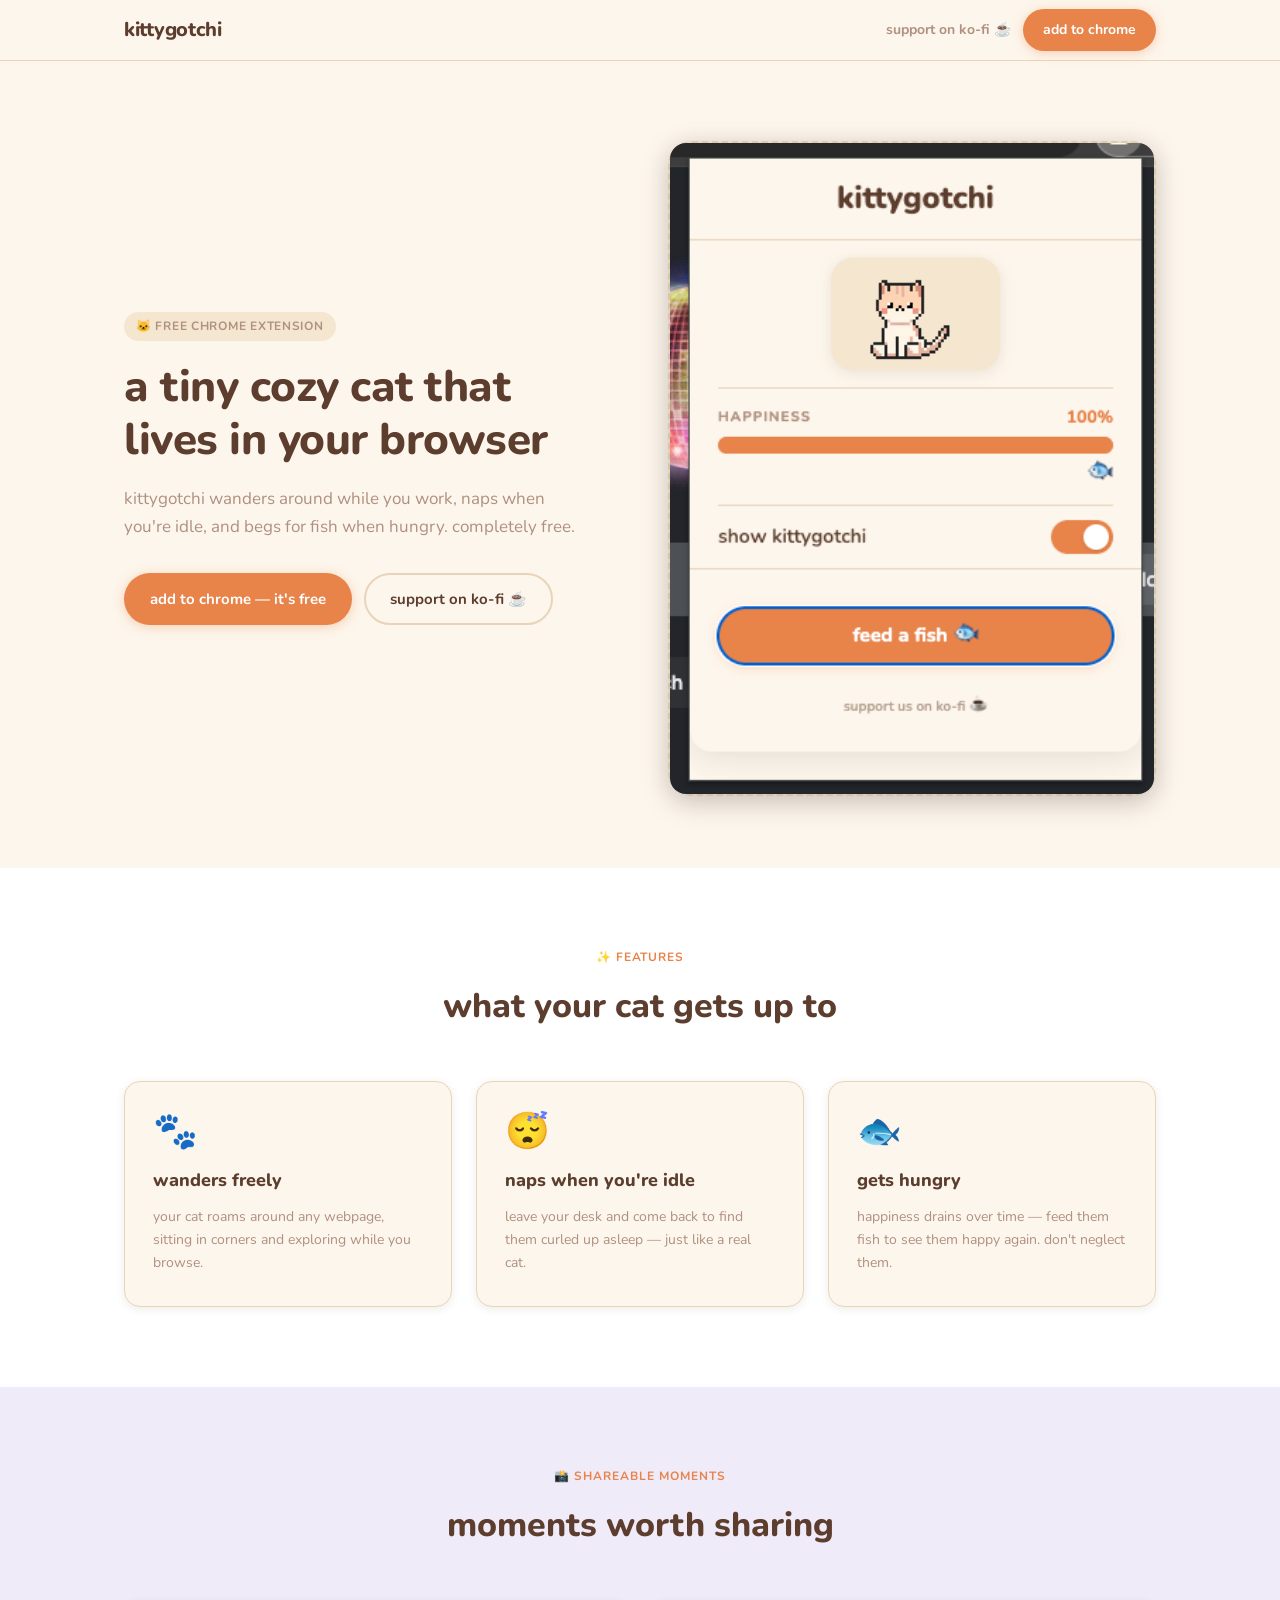
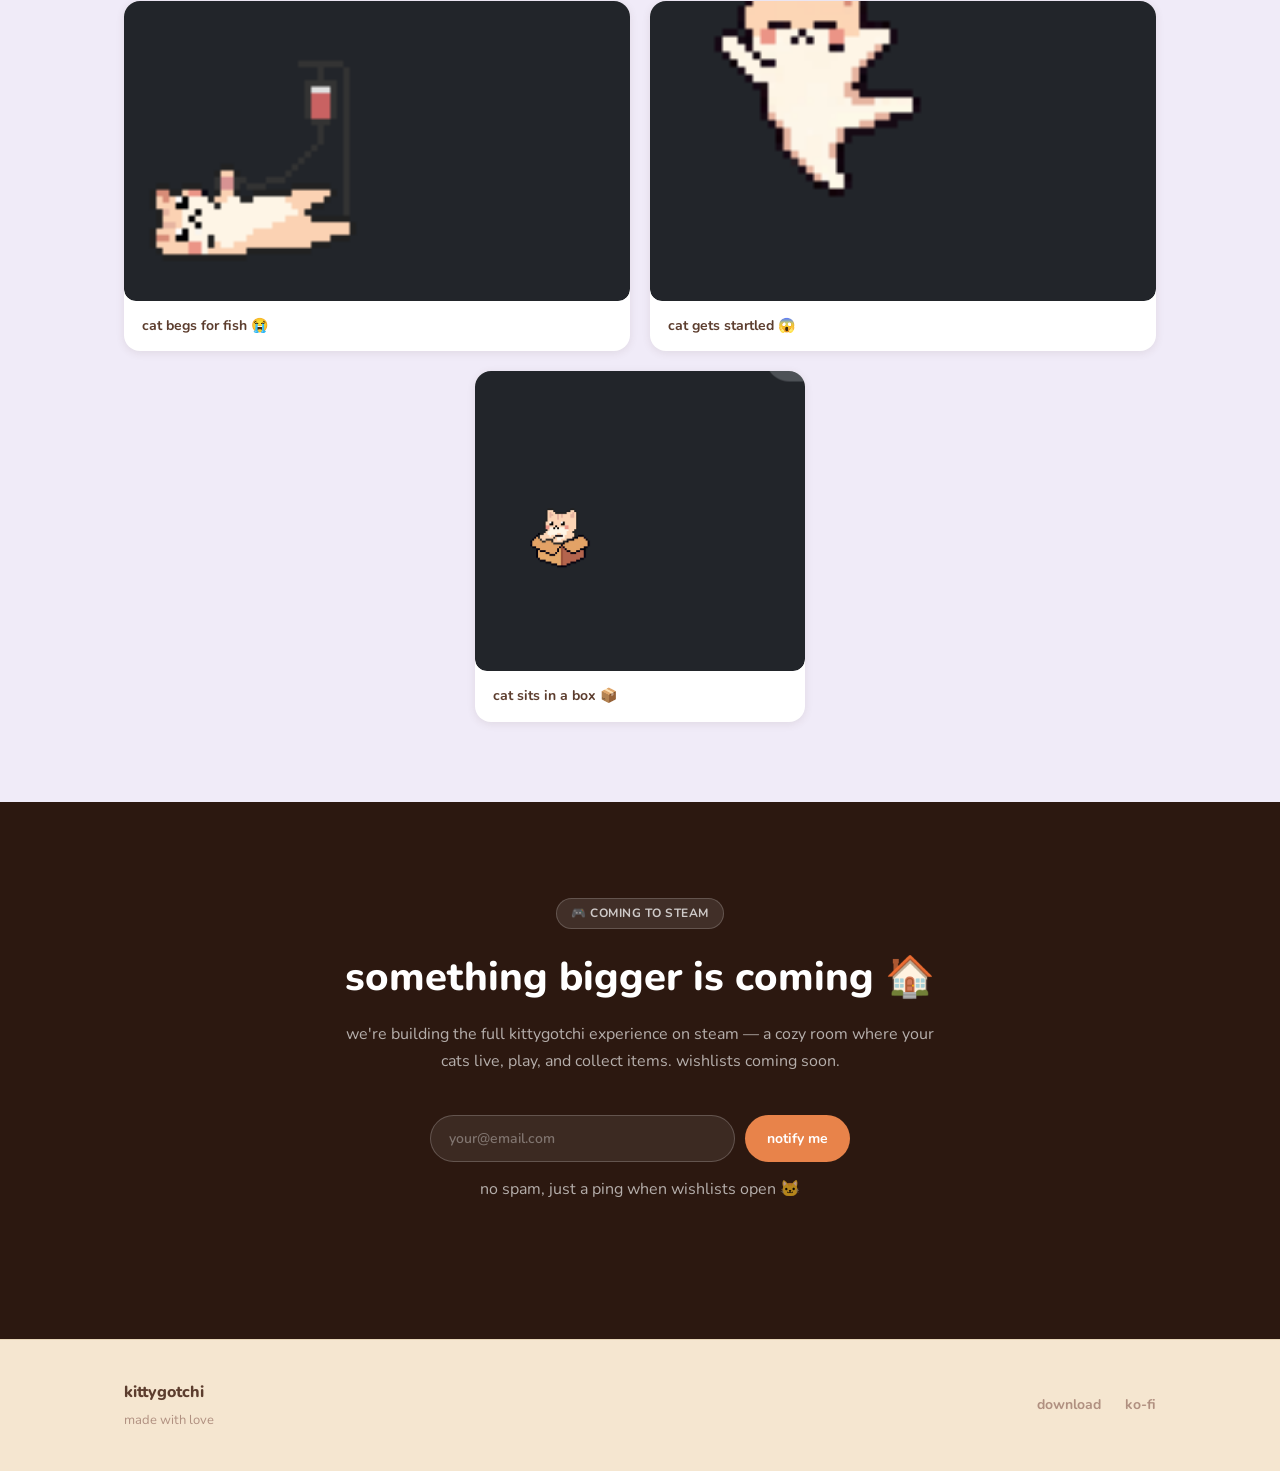
<file: index.html>
<!DOCTYPE html>
<html lang="en">
<head>
  <meta charset="UTF-8" />
  <meta name="viewport" content="width=device-width, initial-scale=1.0" />
  <title>kittygotchi — a tiny cozy cat that lives in your browser</title>
  <meta name="description" content="kittygotchi wanders around while you work, naps when you're idle, and begs for fish when hungry. free chrome extension." />
  <meta property="og:title" content="kittygotchi 🐱" />
  <meta property="og:description" content="a tiny cozy cat that lives in your browser" />
  <meta property="og:type" content="website" />
  <link rel="preconnect" href="https://fonts.googleapis.com" />
  <link rel="preconnect" href="https://fonts.gstatic.com" crossorigin />
  <link href="https://fonts.googleapis.com/css2?family=Nunito:wght@400;600;700;800&display=swap" rel="stylesheet" />
  <style>
/* ── Reset & base ─────────────────────────────────────────────────────────── */
*, *::before, *::after { box-sizing: border-box; margin: 0; padding: 0; }

:root {
  --brown:      #5C3D2E;
  --orange:     #E8834A;
  --orange-dk:  #C4622D;
  --cream:      #FDF6EC;
  --beige:      #F5E6D0;
  --border:     #E8D5B8;
  --muted:      #B09080;
  --dark:       #2C1810;
  --lavender:   #F0EBF8;
  --white:      #FFFFFF;
  --shadow-sm:  0 2px 8px rgba(92,61,46,0.10);
  --shadow-md:  0 4px 20px rgba(92,61,46,0.13);
  --radius-sm:  10px;
  --radius-md:  16px;
  --radius-lg:  24px;
  --radius-full:9999px;
}

html { scroll-behavior: smooth; }

body {
  font-family: 'Nunito', sans-serif;
  color: var(--brown);
  background: var(--cream);
  line-height: 1.6;
  -webkit-font-smoothing: antialiased;
}

img { max-width: 100%; display: block; }
a { text-decoration: none; color: inherit; }

/* ── Utilities ────────────────────────────────────────────────────────────── */
.container {
  max-width: 1080px;
  margin: 0 auto;
  padding: 0 24px;
}

.btn {
  display: inline-flex;
  align-items: center;
  gap: 6px;
  padding: 12px 24px;
  border-radius: var(--radius-full);
  font-family: 'Nunito', sans-serif;
  font-weight: 700;
  font-size: 15px;
  cursor: pointer;
  border: 2px solid transparent;
  transition: background 0.15s, transform 0.1s, box-shadow 0.15s;
  white-space: nowrap;
}
.btn:active { transform: scale(0.97); }

.btn-primary {
  background: var(--orange);
  color: #fff;
  box-shadow: 0 2px 12px rgba(232,131,74,0.35);
}
.btn-primary:hover { background: var(--orange-dk); box-shadow: 0 4px 18px rgba(232,131,74,0.4); }

.btn-outline {
  background: transparent;
  color: var(--brown);
  border-color: var(--border);
}
.btn-outline:hover { border-color: var(--orange); color: var(--orange); }

.btn-outline-white {
  background: transparent;
  color: #fff;
  border-color: rgba(255,255,255,0.4);
}
.btn-outline-white:hover { border-color: #fff; background: rgba(255,255,255,0.07); }

/* ── Nav ──────────────────────────────────────────────────────────────────── */
.nav {
  position: sticky;
  top: 0;
  z-index: 100;
  background: rgba(253,246,236,0.92);
  backdrop-filter: blur(12px);
  -webkit-backdrop-filter: blur(12px);
  border-bottom: 1px solid var(--border);
}

.nav-inner {
  display: flex;
  align-items: center;
  justify-content: space-between;
  height: 60px;
}

.nav-logo {
  font-size: 20px;
  font-weight: 800;
  color: var(--brown);
  letter-spacing: -0.3px;
}

.nav-links {
  display: flex;
  align-items: center;
  gap: 12px;
}

.nav-kofi {
  font-weight: 700;
  font-size: 14px;
  color: var(--muted);
  transition: color 0.15s;
}
.nav-kofi:hover { color: var(--orange); }

.nav-download {
  padding: 8px 18px;
  font-size: 14px;
}

/* ── Hero ─────────────────────────────────────────────────────────────────── */
.hero {
  background: var(--cream);
  padding: 80px 0 72px;
}

.hero-inner {
  display: grid;
  grid-template-columns: 1fr 1fr;
  gap: 56px;
  align-items: center;
}

.hero-tag {
  display: inline-flex;
  align-items: center;
  gap: 6px;
  background: var(--beige);
  color: var(--muted);
  font-size: 12px;
  font-weight: 700;
  letter-spacing: 0.06em;
  text-transform: uppercase;
  padding: 5px 12px;
  border-radius: var(--radius-full);
  margin-bottom: 20px;
}

.hero h1 {
  font-size: clamp(28px, 4vw, 44px);
  font-weight: 800;
  line-height: 1.2;
  color: var(--brown);
  margin-bottom: 18px;
  letter-spacing: -0.5px;
}

.hero-sub {
  font-size: 17px;
  color: var(--muted);
  margin-bottom: 32px;
  max-width: 460px;
  line-height: 1.65;
}

.hero-cta {
  display: flex;
  align-items: center;
  gap: 12px;
  flex-wrap: wrap;
}

.hero-media {
  background: var(--beige);
  border-radius: var(--radius-lg);
  box-shadow: var(--shadow-md);
  aspect-ratio: 4/3;
  display: flex;
  flex-direction: column;
  align-items: center;
  justify-content: center;
  gap: 10px;
  border: 2px dashed var(--border);
  color: var(--muted);
  font-size: 14px;
  font-weight: 700;
}

.hero-media-icon {
  font-size: 48px;
}

/* ── Features ─────────────────────────────────────────────────────────────── */
.features {
  padding: 80px 0;
  background: var(--white);
}

.section-label {
  text-align: center;
  font-size: 12px;
  font-weight: 700;
  letter-spacing: 0.08em;
  text-transform: uppercase;
  color: var(--orange);
  margin-bottom: 12px;
}

.section-title {
  text-align: center;
  font-size: clamp(22px, 3vw, 34px);
  font-weight: 800;
  color: var(--brown);
  margin-bottom: 48px;
}

.features-grid {
  display: grid;
  grid-template-columns: repeat(3, 1fr);
  gap: 24px;
}

.feature-card {
  background: var(--cream);
  border-radius: var(--radius-md);
  padding: 32px 28px;
  box-shadow: var(--shadow-sm);
  border: 1px solid var(--border);
  transition: transform 0.2s, box-shadow 0.2s;
}
.feature-card:hover {
  transform: translateY(-3px);
  box-shadow: var(--shadow-md);
}

.feature-icon {
  font-size: 36px;
  margin-bottom: 16px;
  line-height: 1;
}

.feature-card h3 {
  font-size: 18px;
  font-weight: 800;
  color: var(--brown);
  margin-bottom: 10px;
}

.feature-card p {
  font-size: 14px;
  color: var(--muted);
  line-height: 1.65;
}

/* ── Viral moments ────────────────────────────────────────────────────────── */
.moments {
  padding: 80px 0;
  background: var(--lavender);
}

.moments-grid {
  display: grid;
  grid-template-columns: 1fr 1fr;
  gap: 20px;
}

.moment-card {
  background: var(--white);
  border-radius: var(--radius-md);
  overflow: hidden;
  box-shadow: var(--shadow-sm);
  transition: transform 0.2s, box-shadow 0.2s;
}
.moment-card:hover {
  transform: translateY(-3px);
  box-shadow: var(--shadow-md);
}

.moment-placeholder {
  background: var(--beige);
  aspect-ratio: 16/9;
  display: flex;
  align-items: center;
  justify-content: center;
  font-size: 36px;
  border-bottom: 1px solid var(--border);
}

.moments-grid .moment-card:last-child {
  grid-column: 1 / -1;
  max-width: 50%;
  margin: 0 auto;
}

.moment-caption {
  padding: 14px 18px;
  font-size: 14px;
  font-weight: 700;
  color: var(--brown);
}

/* ── Steam teaser ─────────────────────────────────────────────────────────── */
.steam {
  padding: 96px 0;
  background: var(--dark);
  color: #fff;
}

.steam-inner {
  max-width: 600px;
  margin: 0 auto;
  text-align: center;
}

.steam-badge {
  display: inline-flex;
  align-items: center;
  gap: 7px;
  background: rgba(255,255,255,0.10);
  border: 1px solid rgba(255,255,255,0.18);
  border-radius: var(--radius-full);
  padding: 5px 14px;
  font-size: 12px;
  font-weight: 700;
  color: rgba(255,255,255,0.75);
  letter-spacing: 0.05em;
  text-transform: uppercase;
  margin-bottom: 24px;
}

.steam h2 {
  font-size: clamp(24px, 3.5vw, 40px);
  font-weight: 800;
  line-height: 1.2;
  margin-bottom: 20px;
  color: #fff;
}

.steam p {
  font-size: 16px;
  color: rgba(255,255,255,0.65);
  line-height: 1.7;
  margin-bottom: 40px;
}

.steam-form {
  display: flex;
  gap: 10px;
  max-width: 420px;
  margin: 0 auto;
}

.steam-input {
  flex: 1;
  padding: 13px 18px;
  border-radius: var(--radius-full);
  border: 1.5px solid rgba(255,255,255,0.2);
  background: rgba(255,255,255,0.08);
  color: #fff;
  font-family: 'Nunito', sans-serif;
  font-size: 14px;
  font-weight: 600;
  outline: none;
  transition: border-color 0.15s, background 0.15s;
}
.steam-input::placeholder { color: rgba(255,255,255,0.35); }
.steam-input:focus {
  border-color: rgba(255,255,255,0.5);
  background: rgba(255,255,255,0.12);
}

.steam-submit {
  padding: 13px 22px;
  border-radius: var(--radius-full);
  background: var(--orange);
  color: #fff;
  font-family: 'Nunito', sans-serif;
  font-size: 14px;
  font-weight: 700;
  border: none;
  cursor: pointer;
  transition: background 0.15s, transform 0.1s;
  white-space: nowrap;
}
.steam-submit:hover { background: var(--orange-dk); }
.steam-submit:active { transform: scale(0.97); }

.steam-note {
  margin-top: 14px;
  font-size: 12px;
  color: rgba(255,255,255,0.35);
}

/* ── Footer ───────────────────────────────────────────────────────────────── */
.footer {
  background: var(--beige);
  border-top: 1px solid var(--border);
  padding: 40px 0;
}

.footer-inner {
  display: flex;
  align-items: center;
  justify-content: space-between;
  gap: 24px;
  flex-wrap: wrap;
}

.footer-brand {
  font-size: 16px;
  font-weight: 800;
  color: var(--brown);
}

.footer-made {
  font-size: 13px;
  color: var(--muted);
  margin-top: 4px;
}

.footer-links {
  display: flex;
  gap: 24px;
  flex-wrap: wrap;
}

.footer-links a {
  font-size: 14px;
  font-weight: 700;
  color: var(--muted);
  transition: color 0.15s;
}
.footer-links a:hover { color: var(--orange); }

/* ── Responsive ───────────────────────────────────────────────────────────── */
@media (max-width: 768px) {
  .hero-inner {
    grid-template-columns: 1fr;
    gap: 40px;
  }
  .hero-media { order: -1; }

  .features-grid { grid-template-columns: 1fr; gap: 16px; }

  .moments-grid { grid-template-columns: 1fr; }

  .steam-form { flex-direction: column; }

  .footer-inner { flex-direction: column; align-items: flex-start; gap: 20px; }

  .nav-kofi { display: none; }
}

@media (max-width: 480px) {
  .hero { padding: 48px 0 56px; }
  .hero-cta { flex-direction: column; align-items: flex-start; }
  .features, .moments, .steam { padding: 60px 0; }
  .section-title { margin-bottom: 32px; }
}
  </style>
</head>
<body>

  <!-- ── Nav ──────────────────────────────────────────────────────────────── -->
  <nav class="nav">
    <div class="container nav-inner">
      <a href="/" class="nav-logo">kittygotchi</a>
      <div class="nav-links">
        <a href="https://ko-fi.com/kittygotchi" target="_blank" rel="noopener" class="nav-kofi">
          support on ko-fi ☕
        </a>
        <a href="https://chromewebstore.google.com/detail/kittygotchi/ochbgdciabahbpodddddaocahmgllhpj" class="btn btn-primary nav-download">
          add to chrome
        </a>
      </div>
    </div>
  </nav>

  <!-- ── Hero ─────────────────────────────────────────────────────────────── -->
  <section class="hero">
    <div class="container hero-inner">
      <div class="hero-text">
        <div class="hero-tag">🐱 free chrome extension</div>
        <h1>a tiny cozy cat that lives in your browser</h1>
        <p class="hero-sub">
          kittygotchi wanders around while you work, naps when you're idle,
          and begs for fish when hungry. completely free.
        </p>
        <div class="hero-cta">
          <a href="https://chromewebstore.google.com/detail/kittygotchi/ochbgdciabahbpodddddaocahmgllhpj" class="btn btn-primary">
            add to chrome — it's free
          </a>
          <a href="https://ko-fi.com/kittygotchi" target="_blank" rel="noopener" class="btn btn-outline">
            support on ko-fi ☕
          </a>
        </div>
      </div>

      <div class="hero-media">
        <img src="images/popupimage.png" alt="kittygotchi popup" style="width:100%; max-width:640px; border-radius:16px; box-shadow:0 8px 32px rgba(0,0,0,0.15);">
      </div>
    </div>
  </section>

  <!-- ── Features ─────────────────────────────────────────────────────────── -->
  <section class="features">
    <div class="container">
      <p class="section-label">✨ features</p>
      <h2 class="section-title">what your cat gets up to</h2>

      <div class="features-grid">
        <div class="feature-card">
          <div class="feature-icon">🐾</div>
          <h3>wanders freely</h3>
          <p>your cat roams around any webpage, sitting in corners and exploring while you browse.</p>
        </div>

        <div class="feature-card">
          <div class="feature-icon">😴</div>
          <h3>naps when you're idle</h3>
          <p>leave your desk and come back to find them curled up asleep — just like a real cat.</p>
        </div>

        <div class="feature-card">
          <div class="feature-icon">🐟</div>
          <h3>gets hungry</h3>
          <p>happiness drains over time — feed them fish to see them happy again. don't neglect them.</p>
        </div>
      </div>
    </div>
  </section>

  <!-- ── Viral moments ─────────────────────────────────────────────────────── -->
  <section class="moments">
    <div class="container">
      <p class="section-label">📸 shareable moments</p>
      <h2 class="section-title">moments worth sharing</h2>

      <div class="moments-grid">
        <div class="moment-card">
          <div style="overflow:hidden; border-radius:12px;">
            <img src="images/kitty starving.png" alt="cat begs for fish" style="width:100%; height:300px; object-fit:cover; object-position:center; border-radius:12px;">
          </div>
          <div class="moment-caption">cat begs for fish 😭</div>
        </div>

        <div class="moment-card">
          <div style="overflow:hidden; border-radius:12px;">
            <img src="images/kittypic3.png" alt="cat gets startled" style="width:100%; height:300px; object-fit:cover; object-position:center; border-radius:12px;">
          </div>
          <div class="moment-caption">cat gets startled 😱</div>
        </div>

        <div class="moment-card">
          <div style="overflow:hidden; border-radius:12px;">
            <img src="images/kitty in box.png" alt="cat sits in a box" style="width:100%; height:300px; object-fit:cover; object-position:center; border-radius:12px;">
          </div>
          <div class="moment-caption">cat sits in a box 📦</div>
        </div>
      </div>
    </div>
  </section>

  <!-- ── Steam teaser ───────────────────────────────────────────────────────── -->
  <section class="steam">
    <div class="container">
      <div class="steam-inner">
        <div class="steam-badge">🎮 coming to steam</div>
        <h2>something bigger is coming 🏠</h2>
        <p>
          we're building the full kittygotchi experience on steam — a cozy room
          where your cats live, play, and collect items. wishlists coming soon.
        </p>

        <form
          class="steam-form"
          action="https://formspree.io/f/maqkgzgy"
          method="POST"
          id="waitlist-form"
        >
          <input
            class="steam-input"
            type="email"
            name="email"
            placeholder="your@email.com"
            required
            aria-label="Email address"
          />
          <button type="submit" class="steam-submit">notify me</button>
        </form>
        <p class="steam-note">no spam, just a ping when wishlists open 🐱</p>
      </div>
    </div>
  </section>

  <!-- ── Footer ─────────────────────────────────────────────────────────────── -->
  <footer class="footer">
    <div class="container footer-inner">
      <div>
        <div class="footer-brand">kittygotchi</div>
        <div class="footer-made">made with love</div>
      </div>
      <nav class="footer-links" aria-label="Footer links">
        <a href="https://chromewebstore.google.com">download</a>
        <a href="https://ko-fi.com/kittygotchi" target="_blank" rel="noopener">ko-fi</a>
        <!-- tiktok and instagram coming soon -->
      </nav>
    </div>
  </footer>

  <script>
    // Formspree success / error feedback
    const form = document.getElementById('waitlist-form');
    form.addEventListener('submit', async (e) => {
      e.preventDefault();
      const btn = form.querySelector('.steam-submit');
      const original = btn.textContent;
      btn.textContent = 'sending…';
      btn.disabled = true;

      try {
        const res = await fetch(form.action, {
          method: 'POST',
          body: new FormData(form),
          headers: { Accept: 'application/json' },
        });
        if (res.ok) {
          btn.textContent = '✓ you\'re on the list!';
          form.reset();
        } else {
          throw new Error();
        }
      } catch {
        btn.textContent = 'try again';
        btn.disabled = false;
      }
    });
  </script>

</body>
</html>
</file>
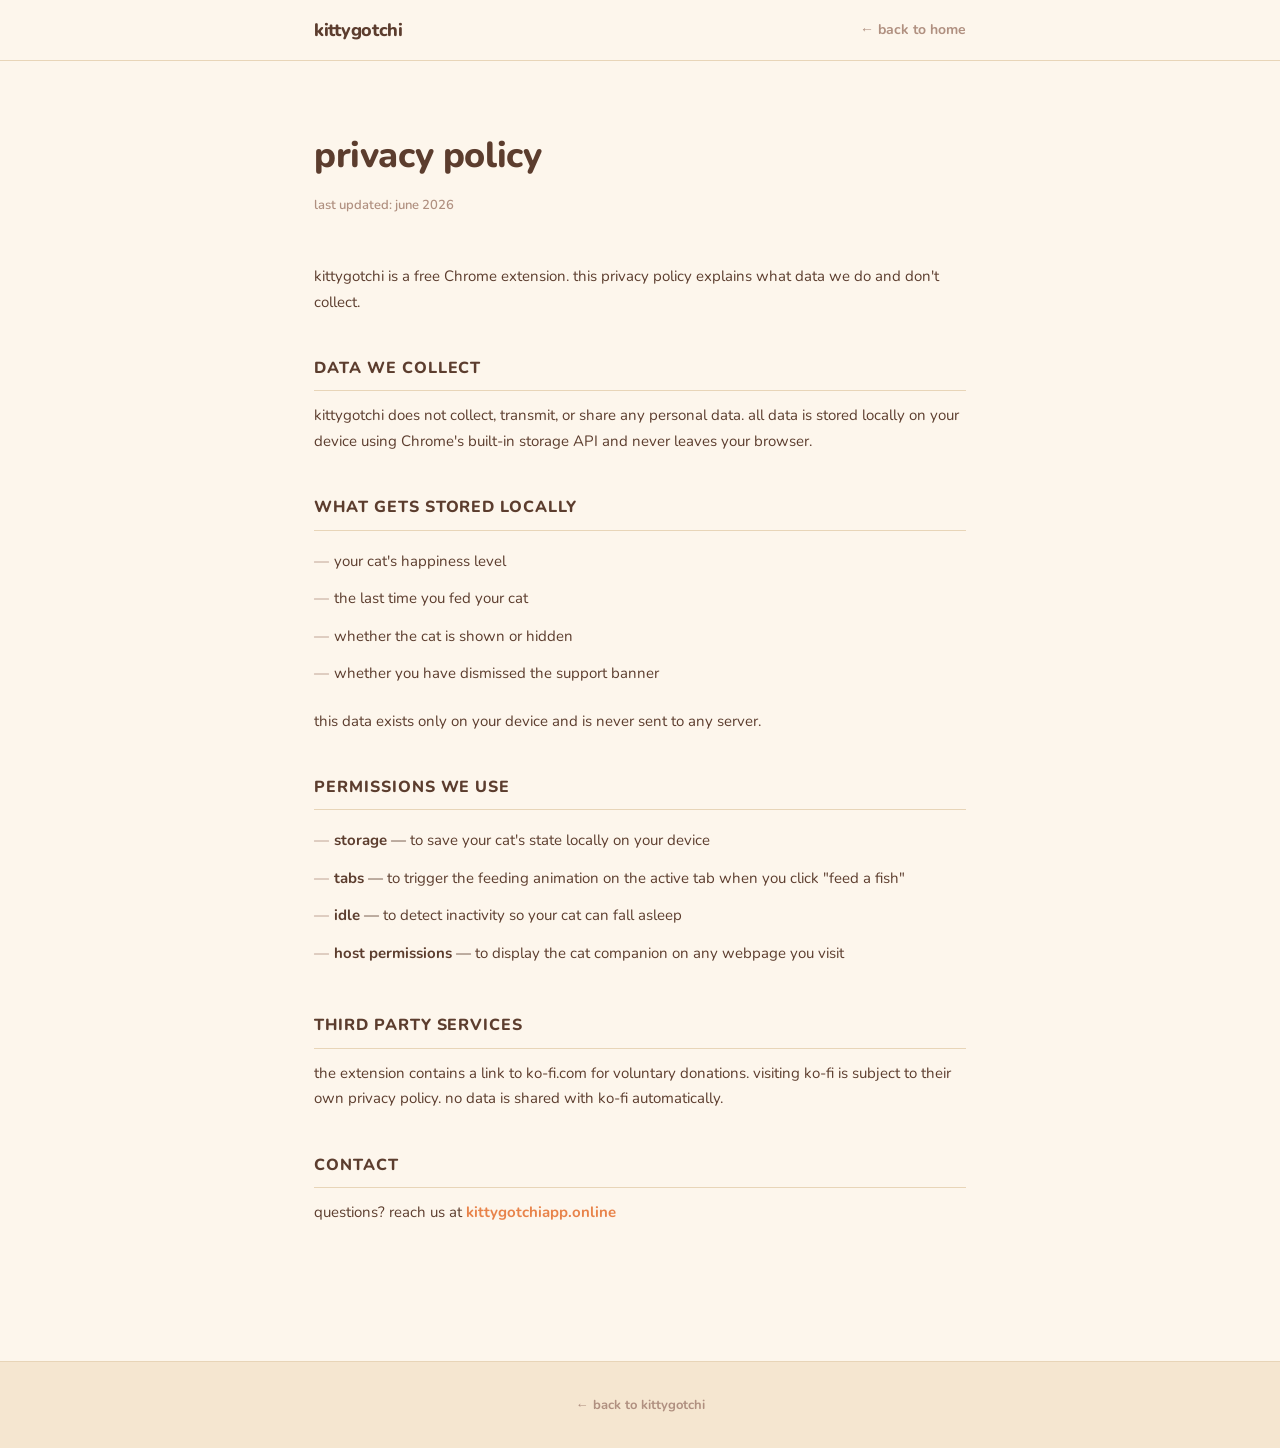
<file: privacy.html>
<!DOCTYPE html>
<html lang="en">
<head>
  <meta charset="UTF-8" />
  <meta name="viewport" content="width=device-width, initial-scale=1.0" />
  <title>kittygotchi — privacy policy</title>
  <meta name="description" content="kittygotchi privacy policy. we don't collect your data." />
  <link rel="preconnect" href="https://fonts.googleapis.com" />
  <link rel="preconnect" href="https://fonts.gstatic.com" crossorigin />
  <link href="https://fonts.googleapis.com/css2?family=Nunito:wght@400;600;700;800&display=swap" rel="stylesheet" />
  <style>
    *, *::before, *::after { box-sizing: border-box; margin: 0; padding: 0; }

    :root {
      --brown:     #5C3D2E;
      --orange:    #E8834A;
      --cream:     #FDF6EC;
      --beige:     #F5E6D0;
      --border:    #E8D5B8;
      --muted:     #B09080;
      --dark:      #2C1810;
      --white:     #FFFFFF;
    }

    html { scroll-behavior: smooth; }

    body {
      font-family: 'Nunito', sans-serif;
      color: var(--brown);
      background: var(--cream);
      line-height: 1.7;
      -webkit-font-smoothing: antialiased;
    }

    a { text-decoration: none; color: inherit; }

    /* ── Nav ── */
    .nav {
      position: sticky;
      top: 0;
      z-index: 100;
      background: rgba(253,246,236,0.92);
      backdrop-filter: blur(12px);
      -webkit-backdrop-filter: blur(12px);
      border-bottom: 1px solid var(--border);
    }

    .nav-inner {
      max-width: 700px;
      margin: 0 auto;
      padding: 0 24px;
      display: flex;
      align-items: center;
      justify-content: space-between;
      height: 60px;
    }

    .nav-logo {
      font-size: 18px;
      font-weight: 800;
      color: var(--brown);
      letter-spacing: -0.3px;
    }

    .nav-back {
      font-size: 14px;
      font-weight: 700;
      color: var(--muted);
      transition: color 0.15s;
    }
    .nav-back:hover { color: var(--orange); }

    /* ── Content ── */
    .content {
      max-width: 700px;
      margin: 0 auto;
      padding: 64px 24px 96px;
    }

    .page-title {
      font-size: clamp(24px, 4vw, 36px);
      font-weight: 800;
      color: var(--brown);
      letter-spacing: -0.4px;
      margin-bottom: 8px;
    }

    .page-meta {
      font-size: 13px;
      color: var(--muted);
      font-weight: 600;
      margin-bottom: 48px;
    }

    .section {
      margin-bottom: 40px;
    }

    .section h2 {
      font-size: 16px;
      font-weight: 800;
      color: var(--brown);
      text-transform: uppercase;
      letter-spacing: 0.06em;
      margin-bottom: 12px;
      padding-bottom: 8px;
      border-bottom: 1px solid var(--border);
    }

    .section p {
      font-size: 15px;
      color: var(--brown);
      margin-bottom: 12px;
    }

    .section ul {
      list-style: none;
      padding: 0;
      margin: 0;
    }

    .section ul li {
      font-size: 15px;
      color: var(--brown);
      padding: 6px 0 6px 20px;
      position: relative;
    }

    .section ul li::before {
      content: "—";
      position: absolute;
      left: 0;
      color: var(--muted);
    }

    .contact-link {
      color: var(--orange);
      font-weight: 700;
      transition: opacity 0.15s;
    }
    .contact-link:hover { opacity: 0.75; }

    /* ── Footer ── */
    .footer {
      background: var(--beige);
      border-top: 1px solid var(--border);
      padding: 32px 24px;
      text-align: center;
      font-size: 13px;
      color: var(--muted);
      font-weight: 600;
    }

    .footer a {
      color: var(--muted);
      font-weight: 700;
      transition: color 0.15s;
    }
    .footer a:hover { color: var(--orange); }
  </style>
</head>
<body>

  <nav class="nav">
    <div class="nav-inner">
      <a href="/" class="nav-logo">kittygotchi</a>
      <a href="/" class="nav-back">← back to home</a>
    </div>
  </nav>

  <main class="content">

    <h1 class="page-title">privacy policy</h1>
    <p class="page-meta">last updated: june 2026</p>

    <div class="section">
      <p>kittygotchi is a free Chrome extension. this privacy policy explains what data we do and don't collect.</p>
    </div>

    <div class="section">
      <h2>data we collect</h2>
      <p>kittygotchi does not collect, transmit, or share any personal data. all data is stored locally on your device using Chrome's built-in storage API and never leaves your browser.</p>
    </div>

    <div class="section">
      <h2>what gets stored locally</h2>
      <ul>
        <li>your cat's happiness level</li>
        <li>the last time you fed your cat</li>
        <li>whether the cat is shown or hidden</li>
        <li>whether you have dismissed the support banner</li>
      </ul>
      <p style="margin-top: 16px;">this data exists only on your device and is never sent to any server.</p>
    </div>

    <div class="section">
      <h2>permissions we use</h2>
      <ul>
        <li><strong>storage</strong> — to save your cat's state locally on your device</li>
        <li><strong>tabs</strong> — to trigger the feeding animation on the active tab when you click "feed a fish"</li>
        <li><strong>idle</strong> — to detect inactivity so your cat can fall asleep</li>
        <li><strong>host permissions</strong> — to display the cat companion on any webpage you visit</li>
      </ul>
    </div>

    <div class="section">
      <h2>third party services</h2>
      <p>the extension contains a link to ko-fi.com for voluntary donations. visiting ko-fi is subject to their own privacy policy. no data is shared with ko-fi automatically.</p>
    </div>

    <div class="section">
      <h2>contact</h2>
      <p>questions? reach us at <a href="mailto:kittygotchiapp.online" class="contact-link">kittygotchiapp.online</a></p>
    </div>

  </main>

  <footer class="footer">
    <a href="/">← back to kittygotchi</a>
  </footer>

</body>
</html>
</file>
